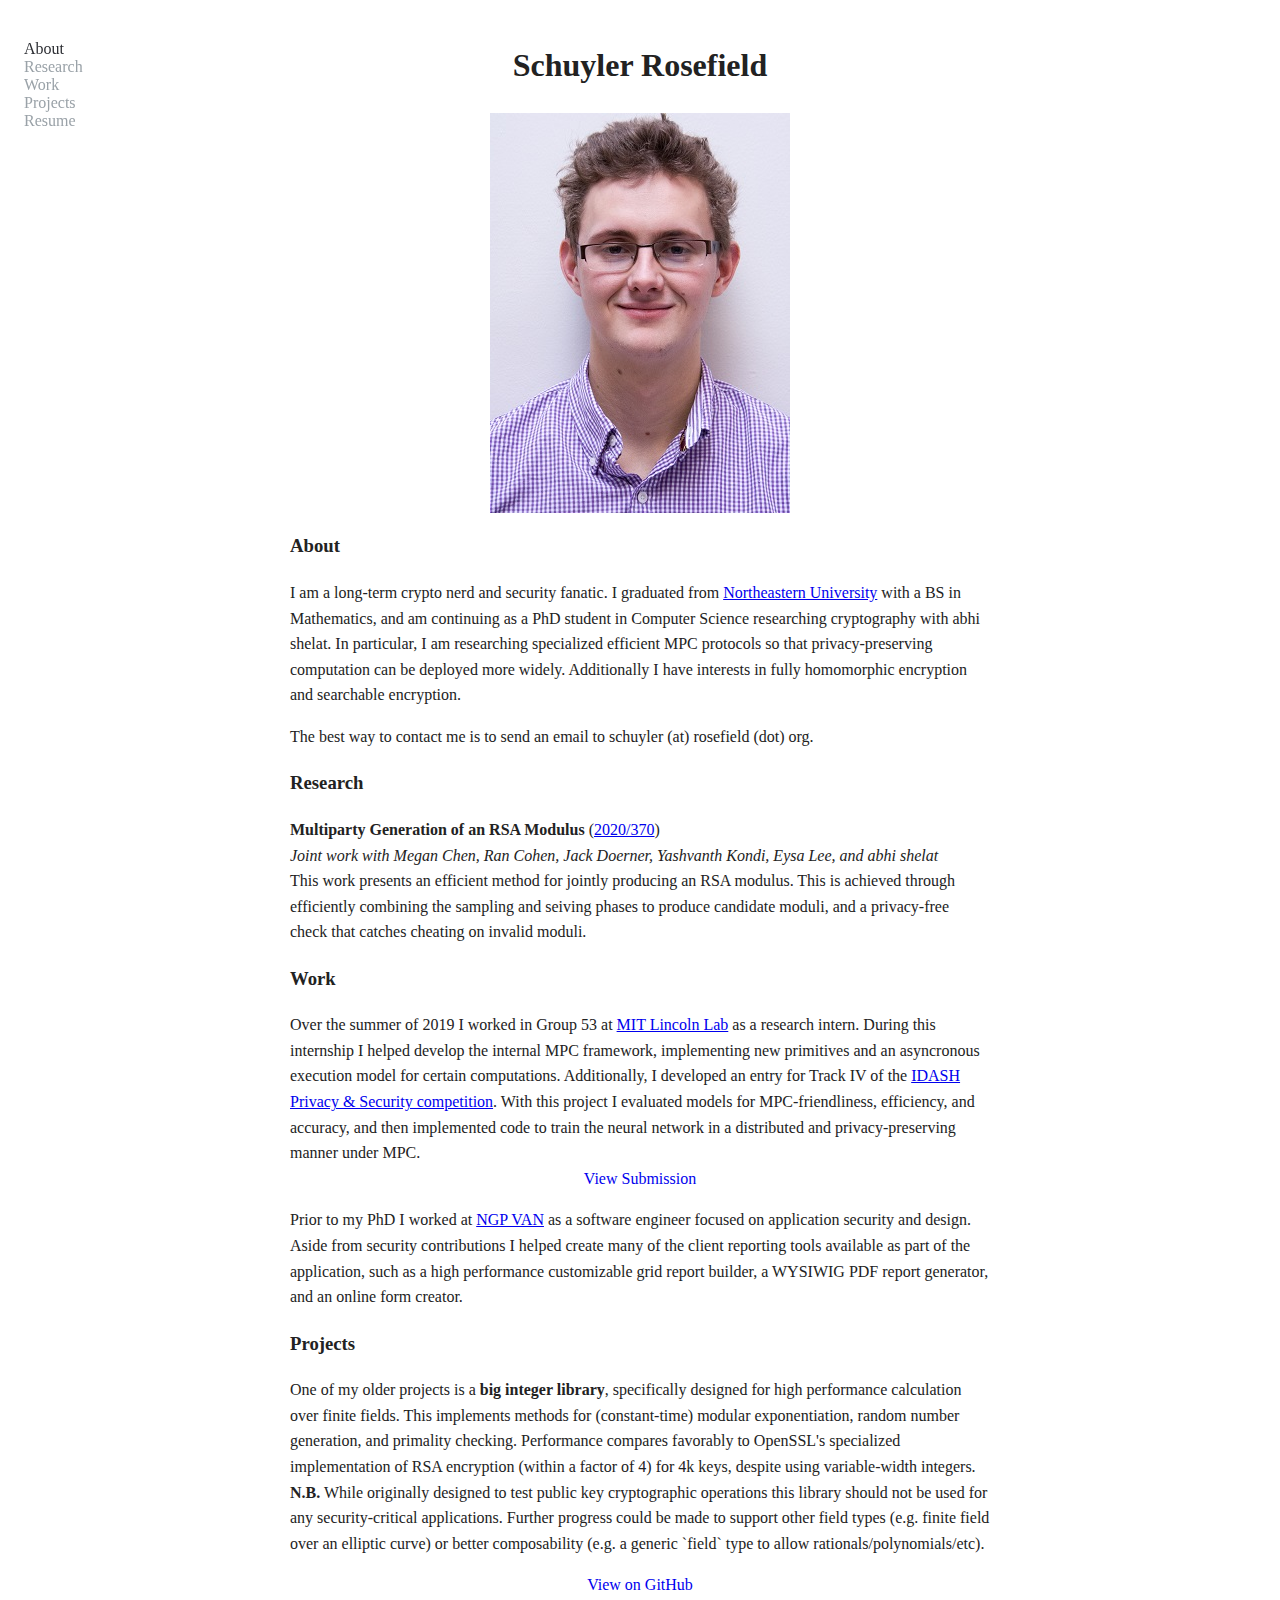
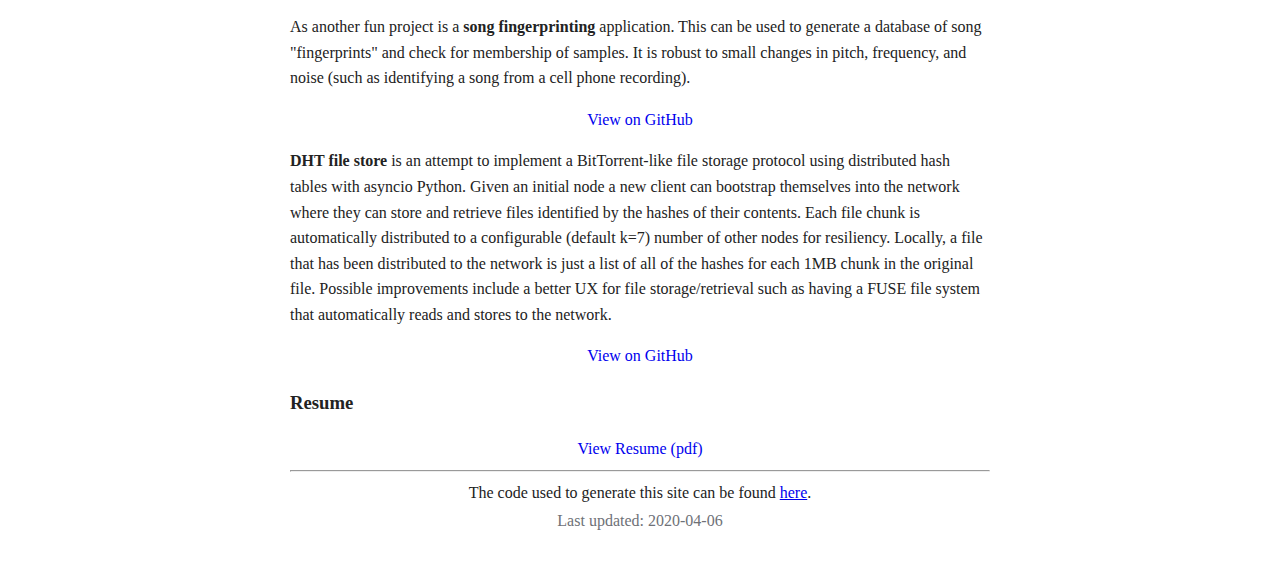
<file: index.html>
<html>
<head>

<title>
Schuyler Rosefield
</title>

<script async type="text/javascript" integrity="sha256-/NuVMVdYg8s9CALdOvgmz2WHpaBnVuXsy1I0hMigYwg=" src="script.js?v=%2FNuVMVdYg8s9CALdOvgmz2WHpaBnVuXsy1I0hMigYwg%3D"></script>
<link rel="stylesheet" integrity="sha256-+8RT9s/SpB8XSZT9gOXZ4QjWLopwb7uqAK7Zomsa8UY=" href="style.css?v=%2B8RT9s%2FSpB8XSZT9gOXZ4QjWLopwb7uqAK7Zomsa8UY%3D" />

</head>

<body>

<div class="nav">
    <div class="project-links">
        <a class="project-link" id="aboutLink" href="#about">About</a>
<a class="project-link" id="researchLink" href="#research">Research</a>
<a class="project-link" id="workLink" href="#work">Work</a>
<a class="project-link" id="projectsLink" href="#projects">Projects</a>
<a class="project-link" id="resumeLink" href="#resume">Resume</a>
    </div>
</div>
                                                                                                                                                                                                                                                                 

<article class="main">
    <header class="center">
        <h1>Schuyler Rosefield</h1>
        <img src='files/profile_image.jpg' width='300px' height='400px' />
    </header>

        <article class="project" id="about">
        <header><h3>About</h3></header>

        <section>
            <p>

            I am a long-term crypto nerd and security fanatic. 
I graduated from <a href="https://northeastern.edu">Northeastern University</a> with a BS in Mathematics, and am continuing as a PhD student in Computer Science researching cryptography with abhi shelat.
In particular, I am researching specialized efficient MPC protocols so that privacy-preserving computation can be deployed more widely.
Additionally I have interests in fully homomorphic encryption and searchable encryption.
            </p>

            <p>
            The best way to contact me is to send an email to schuyler (at) rosefield (dot) org.
            </p>
        </section>

        <footer>

        </footer>

    </article>

    <article class="project" id="research">
        <header><h3>Research</h3></header>

        <section>
            <header>
            <b>Multiparty Generation of an RSA Modulus</b>
            (<a href="https://eprint.iacr.org/2020/370">2020/370</a>)
            </br>
            <i>Joint work with Megan Chen, Ran Cohen, Jack Doerner, Yashvanth Kondi, Eysa Lee, and abhi shelat</i>
            </header>
            <aside>This work presents an efficient method for jointly producing an RSA modulus. This is achieved through efficiently combining the sampling and seiving phases to produce candidate moduli, and a privacy-free check that catches cheating on invalid moduli.</aside>
        </section>

        <footer>

        </footer>

    </article>

    <article class="project" id="work">
        <header><h3>Work</h3></header>

        <section>
            <p>

            Over the summer of 2019 I worked in Group 53 at <a href="https://www.ll.mit.edu/">MIT Lincoln Lab</a> as a research intern.
During this internship I helped develop the internal MPC framework, implementing new primitives and an asyncronous execution model for certain computations.
Additionally, I developed an entry for Track IV of the <a href="http://www.humangenomeprivacy.org/2019/competition-tasks.html">IDASH Privacy & Security competition</a>.
With this project I evaluated models for MPC-friendliness, efficiency, and accuracy, and then implemented code to train the neural network in a distributed and privacy-preserving manner under MPC. 
            <a class="download-link" href="https://github.com/Rosefield/IDASH2019Submission">View Submission</a>   
            </p>
            <p>
            Prior to my PhD I worked at <a href="https://ngpvan.com">NGP VAN</a> as a software engineer focused on application security and design.
            Aside from security contributions I helped create many of the client reporting tools available as part of the application, such as a high performance customizable grid report builder, a WYSIWIG PDF report generator, and an online form creator.
            </p>
        </section>

        <footer>

        </footer>

    </article>

    <article class="project" id="projects">
        <header><h3>Projects</h3></header>

        <section>

            <p>
                One of my older projects is a <b>big integer library</b>, specifically designed for high performance calculation over finite fields. This implements methods for (constant-time) modular exponentiation, random number generation, and primality checking. Performance compares favorably to OpenSSL's specialized implementation of RSA encryption (within a factor of 4) for 4k keys, despite using variable-width integers. <b>N.B.</b> While originally designed to test public key cryptographic operations this library should not be used for any security-critical applications. Further progress could be made to support other field types (e.g. finite field over an elliptic curve) or better composability (e.g. a generic `field` type to allow rationals/polynomials/etc).
            </p>
            <a class="download-link" href="https://github.com/Rosefield/BigNum">View on GitHub</a>   

            <p>
                As another fun project is a <b>song fingerprinting</b> application. This can be used to generate a database of song "fingerprints" and check for membership of samples. It is robust to small changes in pitch, frequency, and noise (such as identifying a song from a cell phone recording). 
            </p>
            <a class="download-link" href="https://github.com/Rosefield/SongFingerprint">View on GitHub</a>   

            <p>
                <b>DHT file store</b> is an attempt to implement a BitTorrent-like file storage protocol using distributed hash tables with asyncio Python. Given an initial node a new client can bootstrap themselves into the network where they can store and retrieve files identified by the hashes of their contents. Each file chunk is automatically distributed to a configurable (default k=7) number of other nodes for resiliency. Locally, a file that has been distributed to the network is just a list of all of the hashes for each 1MB chunk in the original file.  Possible improvements include a better UX for file storage/retrieval such as having a FUSE file system that automatically reads and stores to the network. 
            </p>
            <a class="download-link" href="https://github.com/Rosefield/DHTFileStore">View on GitHub</a>   

        </section>

        <footer>

        </footer>

    </article>

    <article class="project" id="resume">
        <header><h3>Resume</h3></header>

        <section>
            
        </section>

        <footer>
            <a class="download-link" href="files/resume.pdf">View Resume (pdf)</a>   
        </footer>

    </article>


    <hr>
    <footer class="center">
        The code used to generate this site can be found <a href="https://github.com/Rosefield/rosefield.org">here</a>.

        <div class="date-created">Last updated: 2020-04-06</div>
    </footer>

</article>

</body>
</html>
</file>
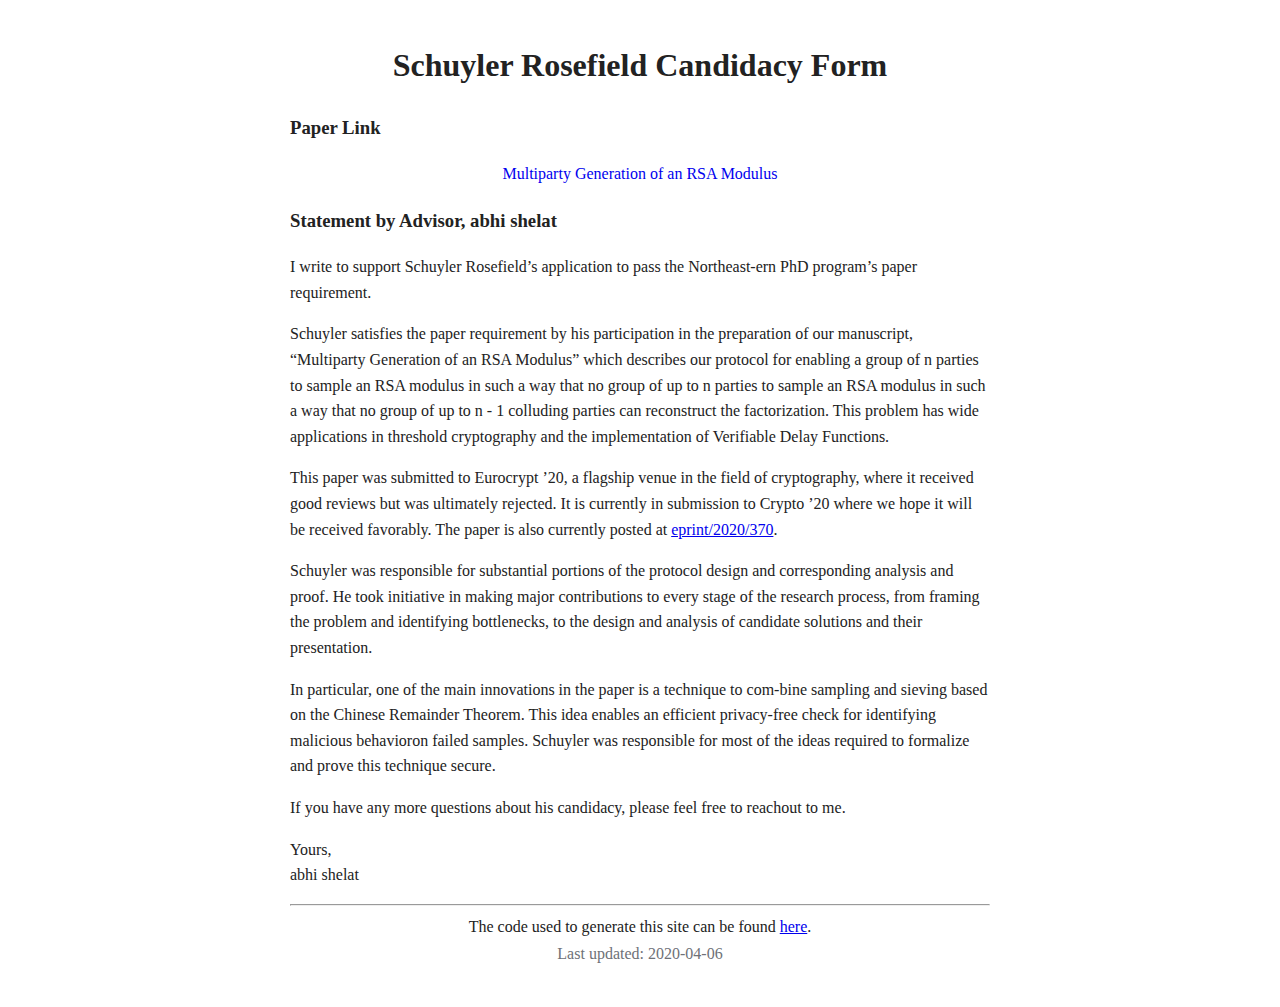
<file: candidacy.html>
<html>
<head>

<title>
Schuyler Rosefield
</title>

<script async type="text/javascript" integrity="sha256-/NuVMVdYg8s9CALdOvgmz2WHpaBnVuXsy1I0hMigYwg=" src="script.js?v=%2FNuVMVdYg8s9CALdOvgmz2WHpaBnVuXsy1I0hMigYwg%3D"></script>
<link rel="stylesheet" integrity="sha256-+8RT9s/SpB8XSZT9gOXZ4QjWLopwb7uqAK7Zomsa8UY=" href="style.css?v=%2B8RT9s%2FSpB8XSZT9gOXZ4QjWLopwb7uqAK7Zomsa8UY%3D" />

</head>

<body>

<article class="main">
    <header class="center">
        <h1>Schuyler Rosefield Candidacy Form</h1>
    </header>

        <article class="project" id="paper_link">
        <header><h3>Paper Link</h3></header>

        <section>
            
        </section>

        <footer>
            <a class="download-link" href="files/DRSA.pdf">Multiparty Generation of an RSA Modulus</a>   
        </footer>

    </article>

    <article class="project" id="candidacy_statement">
        <header><h3>Statement by Advisor, abhi shelat</h3></header>

        <section>
            <p>
            I write to support Schuyler Rosefield’s application to pass the Northeast-ern PhD program’s paper requirement.
            </p>
            <p>
Schuyler satisfies the paper requirement by his participation in the preparation of our manuscript, “Multiparty Generation of an RSA Modulus” which describes our protocol for enabling a group of n parties to sample an RSA modulus in such a way that no group of up to n parties to sample an RSA modulus in such a way that no group of up to n - 1 colluding parties can reconstruct the factorization.
This problem has wide applications in threshold cryptography and the implementation of Verifiable Delay Functions.
            </p>
            <p>
This paper was submitted to Eurocrypt ’20, a flagship venue in the field of cryptography, where it received good reviews but was ultimately rejected.
It is currently in submission to Crypto ’20 where we hope it will be received favorably.
The paper is also currently posted at <a href="https://eprint.iacr.org/2020/370">eprint/2020/370</a>.
            </p>
            <p>
Schuyler was responsible for substantial portions of the protocol design and corresponding analysis and proof.
He took initiative in making major contributions to every stage of the research process, from framing the problem and identifying bottlenecks, to the design and analysis of candidate solutions and their presentation.
            </p>
            <p>
In particular, one of the main innovations in the paper is a technique to com-bine sampling and sieving based on the Chinese Remainder Theorem.
This idea enables an efficient privacy-free check for identifying malicious behavioron failed samples.
Schuyler was responsible for most of the ideas required to formalize and prove this technique secure.
            </p>
            <p>
If you have any more questions about his candidacy, please feel free to reachout to me.
            </p>
            <p>
            Yours,
            <br/>
            abhi shelat
            </p>
        </section>

    </article>


    <hr>
    <footer class="center">
        The code used to generate this site can be found <a href="https://github.com/Rosefield/rosefield.org">here</a>.

        <div class="date-created">Last updated: 2020-04-06</div>
    </footer>

</article>

</body>
</html>
</file>
<file: style.css>
body {
    color: #222;
}

div {
    display: block;
}

.main {
    margin: 40px auto;
    max-width: 700px;
    padding: 0 100px;
#    margin-left: 260px;
    line-height: 1.6;
}

.nav {
    position:fixed;
    float: left;
    width: 90px;
    height: 100%;
}

.project-links {
    text-align: left;
    list-style-type: none;
    margin-left: 16px;
}

.project-link {
    outline: none;
    text-decoration: none; 
    display: block;
    width: 100%;
}

.center {
    text-align: center;
}

.date-created {
    margin-top: 2px;
    text-align: center;
    color: #6e7177;
}


.project-link:link {
    color: #9aa2a8;
}

.project-link:visited {
    color: #9aa2a8;
}

.project-link:hover {
    color: #2c2e33;
}

.project-link:focus {
    color: #2c2e33;
}

.project-link:active {
    color: #2c2e33;
}

.focus {
    color: #2c2e33 !important;
}

footer {
    display: block;
    width: 100%;
}

.download-link {
    outline: none;
    text-decoration: none;
    text-align: center;
    margin: 0 auto;
    display: block;
    width: 100%;
}

.download-link:link {
    #color: #6e7177;
}

.download-link:visited {
    #color: #6e7177;
}

.download-link:hover {
    #color: #2c2e33
}

.download-link:focus {
    #color: #2c2e33
}


.inline-link {
    outline: none;
    text-decoration: none;
}

.inline-link:link {
#    color: #9aa2a8;
}

.inline-link:visited {
    #color: #9aa2a8;
}

.inline-link:hover {
    #color: #2c2e33
}

.inline-link:focus {
    #color: #2c2e33
}
</file>
